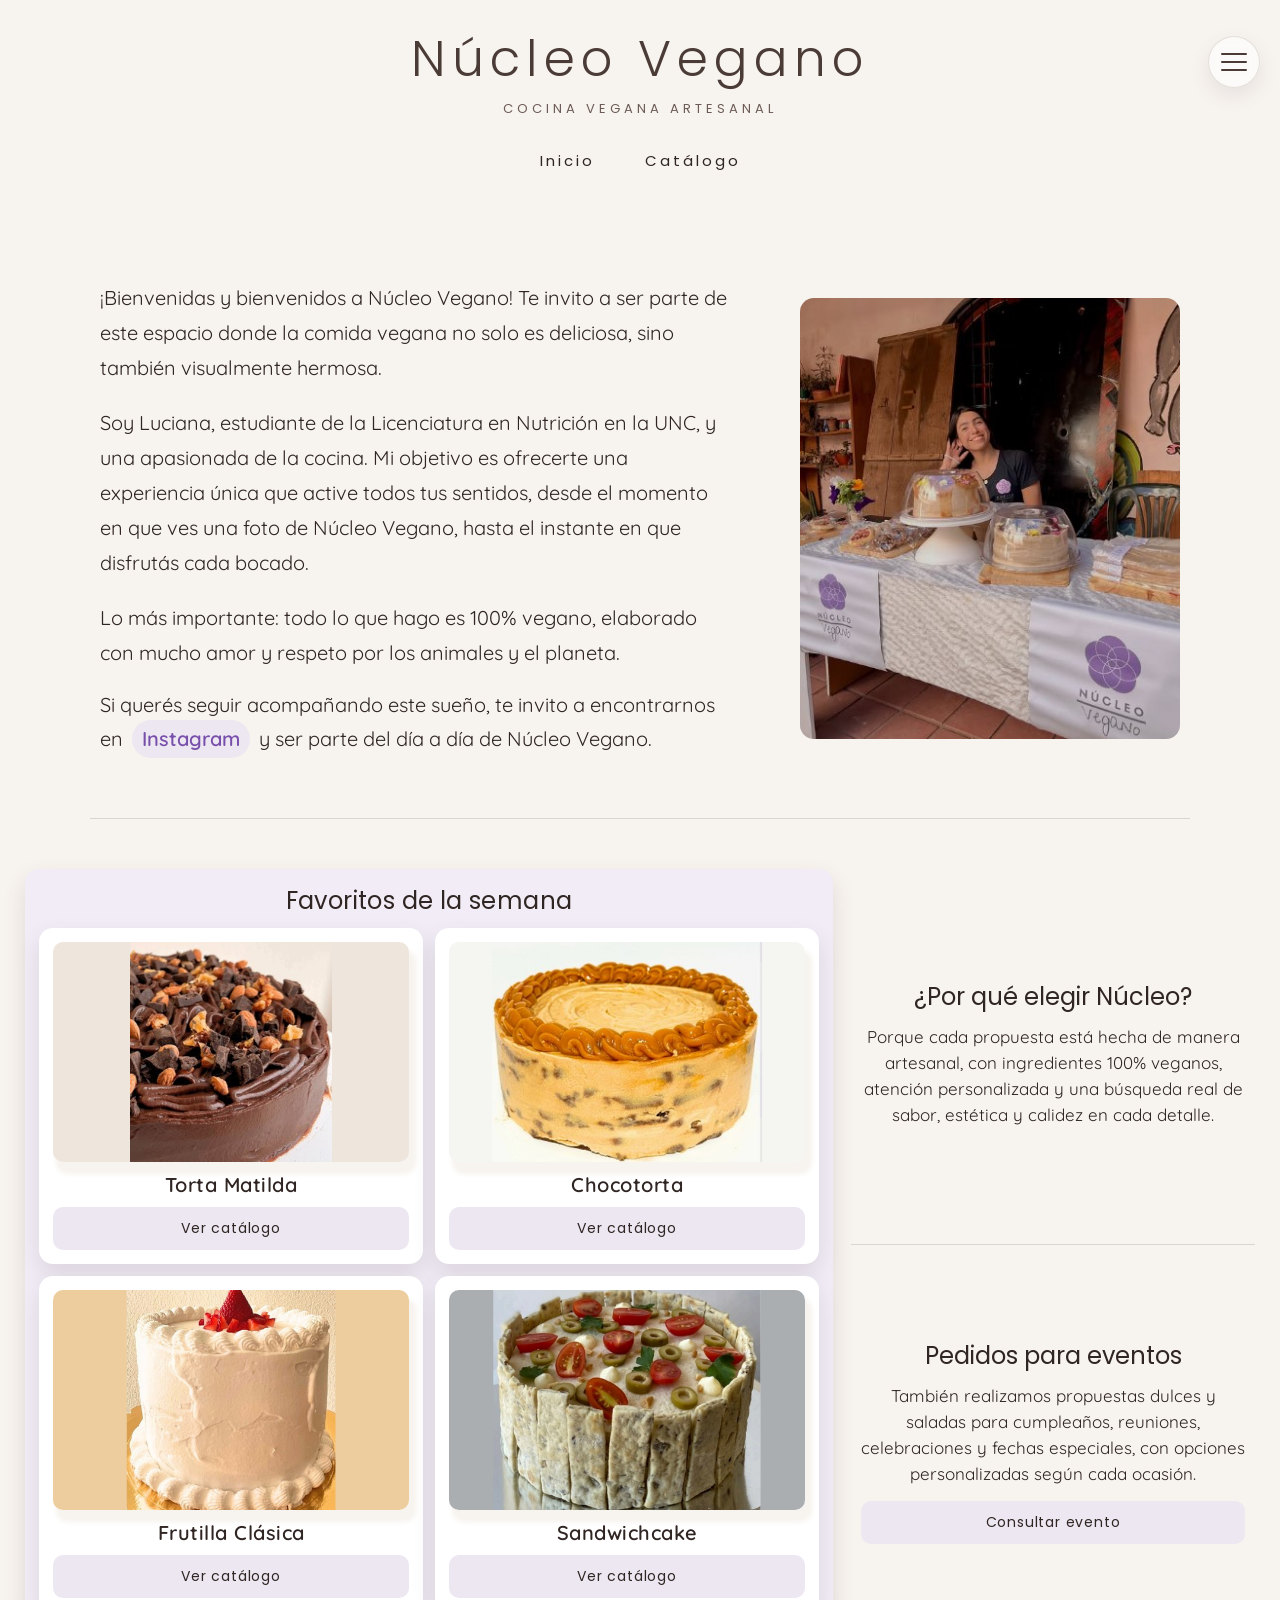
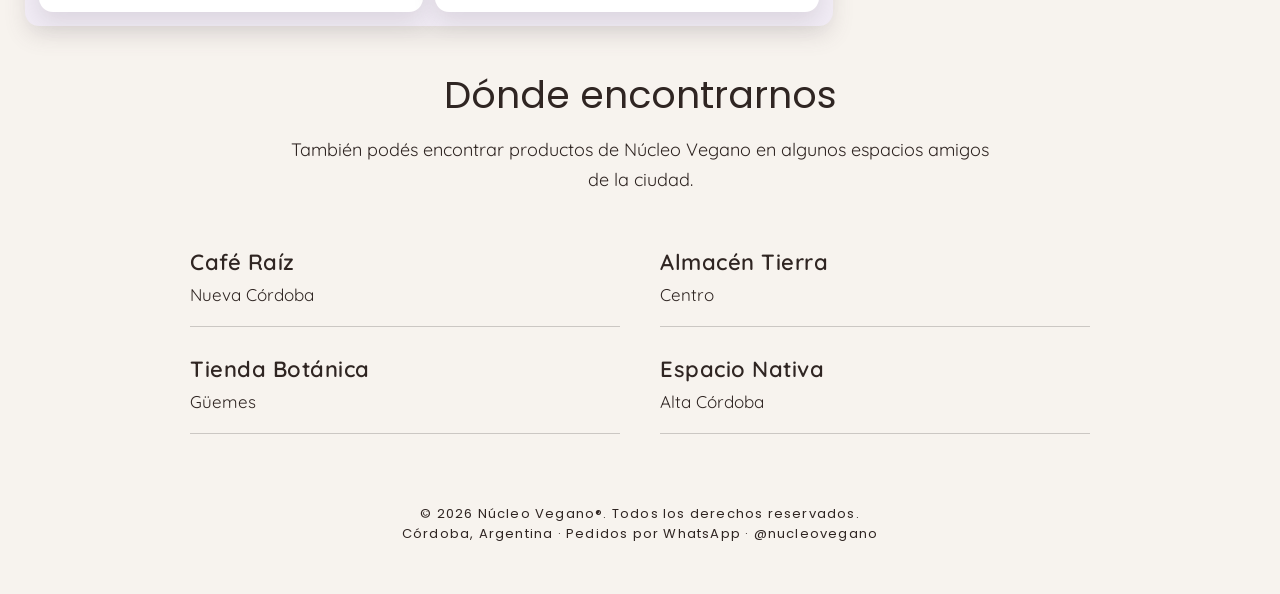
<file: index.html>
<!DOCTYPE html>
<html lang="es">
<head>
    <meta charset="UTF-8">
    <meta name="viewport" content="width=device-width, initial-scale=1.0">
    <title>Núcleo Vegano | Cocina vegana artesanal en Córdoba</title>
    <meta name="description" content="Núcleo Vegano es un emprendimiento de cocina vegana artesanal en Córdoba, con propuestas dulces y saladas, pedidos personalizados y opciones para eventos.">

    <link rel="stylesheet" href="css/style.css">
    <link rel="icon" href="images/favicon.png" type="image/png">

    <link rel="preconnect" href="https://fonts.googleapis.com">
    <link rel="preconnect" href="https://fonts.gstatic.com" crossorigin>
    <link
        href="https://fonts.googleapis.com/css2?family=Poppins:wght@100;300;400;500;600&family=Quicksand:wght@300..700&display=swap"
        rel="stylesheet"
    >
</head>
<body>

    <header class="site-header">
        <div class="site-header-inner">

            <div class="branding">
                <h1 class="logo-titulo">Núcleo Vegano</h1>
                <p class="logo-subtitulo">Cocina vegana artesanal</p>
            </div>

            <button class="hamburguesa" aria-label="Abrir menú" type="button">
                <span></span>
                <span></span>
                <span></span>
            </button>

            <nav class="menu-desplegable menu-home">
                <ul>
                    <li><a href="#quienes-somos">¿Quiénes somos?</a></li>
                    <li><a href="#pedidos-eventos">Pedidos y eventos</a></li>
                    <li><a href="#donde-encontrarnos">¿Dónde encontrarnos?</a></li>
                </ul>
            </nav>

            <nav class="main-nav">
                <ul>
                    <li><a href="index.html">Inicio</a></li>
                    <li><a href="catalogo.html">Catálogo</a></li>
                </ul>
            </nav>
        </div>
    </header>

    <main>
        <section id="quienes-somos" class="presentacion">
            <div class="p-presentacion">
                <p>
                    ¡Bienvenidas y bienvenidos a Núcleo Vegano!
                    Te invito a ser parte de este espacio donde la comida vegana no solo es deliciosa,
                    sino también visualmente hermosa.
                </p>

                <p>
                    Soy Luciana, estudiante de la Licenciatura en Nutrición en la UNC, y una apasionada de la cocina.
                    Mi objetivo es ofrecerte una experiencia única que active todos tus sentidos, desde el momento en
                    que ves una foto de Núcleo Vegano, hasta el instante en que disfrutás cada bocado.
                </p>

                <p>
                    Lo más importante: todo lo que hago es 100% vegano, elaborado con mucho amor y respeto por los
                    animales y el planeta.
                </p>

                <p class="cierre-presentacion">
                    Si querés seguir acompañando este sueño, te invito a encontrarnos en
                    <a href="https://www.instagram.com/nucleovegano/" target="_blank" rel="noopener noreferrer">Instagram</a>
                    y ser parte del día a día de Núcleo Vegano.
                </p>
            </div>

            <img
                src="images/presentacion.jpg"
                alt="Imagen de presentación de Núcleo Vegano"
                class="img-presentacion"
            >
        </section>

        <section id="pedidos-eventos" class="favoritos-home">
            <div class="bloque-favoritos">
                <h2 class="section-title titulo-favoritos">Favoritos de la semana</h2>

                <div class="favoritos-grid">
                    <article class="favorito-card">
                        <img src="images/catalogo/matilda-fav.jpg" alt="Torta Matilda">
                        <h3>Torta Matilda</h3>
                        <a href="catalogo.html" class="boton-links">Ver catálogo</a>
                    </article>

                    <article class="favorito-card">
                        <img src="images/catalogo/chocotorta-fav.jpg" alt="Chocotorta">
                        <h3>Chocotorta</h3>
                        <a href="catalogo.html" class="boton-links">Ver catálogo</a>
                    </article>

                    <article class="favorito-card">
                        <img src="images/catalogo/torta-frutillas-fav.jpg" alt="Frutilla Clásica">
                        <h3>Frutilla Clásica</h3>
                        <a href="catalogo.html" class="boton-links">Ver catálogo</a>
                    </article>

                    <article class="favorito-card">
                        <img src="images/catalogo/sandwichcake-fav.jpg" alt="Sandwichcake">
                        <h3>Sandwichcake</h3>
                        <a href="catalogo.html" class="boton-links">Ver catálogo</a>
                    </article>
                </div>
            </div>

            <div class="columna-info">
                <div class="porque-nucleo">
                    <h2 class="section-title">¿Por qué elegir Núcleo?</h2>
                    <p>
                        Porque cada propuesta está hecha de manera artesanal, con ingredientes 100% veganos,
                        atención personalizada y una búsqueda real de sabor, estética y calidez en cada detalle.
                    </p>
                </div>

                <div class="eventos-nucleo">
                    <h2 class="section-title">Pedidos para eventos</h2>
                    <p>
                        También realizamos propuestas dulces y saladas para cumpleaños, reuniones, celebraciones
                        y fechas especiales, con opciones personalizadas según cada ocasión.
                    </p>
                    <a
                        href="https://wa.me/5492966679479?text=Hola%20quiero%20consultar%20por%20un%20pedido%20para%20evento"
                        target="_blank"
                        rel="noopener noreferrer"
                        class="boton-links"
                    >
                        Consultar evento
                    </a>
                </div>
            </div>
        </section>

        <section id="donde-encontrarnos" class="donde-encontrarnos">
            <h2 class="section-title">Dónde encontrarnos</h2>
            <p class="intro-locales">
                También podés encontrar productos de Núcleo Vegano en algunos espacios amigos de la ciudad.
            </p>

            <div class="lista-locales">
                <article class="item-local">
                    <h3>Café Raíz</h3>
                    <p>Nueva Córdoba</p>
                </article>

                <article class="item-local">
                    <h3>Almacén Tierra</h3>
                    <p>Centro</p>
                </article>

                <article class="item-local">
                    <h3>Tienda Botánica</h3>
                    <p>Güemes</p>
                </article>

                <article class="item-local">
                    <h3>Espacio Nativa</h3>
                    <p>Alta Córdoba</p>
                </article>
            </div>
        </section>
    </main>

    <footer class="site-footer">
        <p>© 2026 Núcleo Vegano®. Todos los derechos reservados.</p>
        <p>Córdoba, Argentina · Pedidos por WhatsApp · @nucleovegano</p>
    </footer>

<script>
document.addEventListener("DOMContentLoaded", function () {
    const hamburguesa = document.querySelector(".hamburguesa");
    const menu = document.querySelector(".menu-desplegable");
    const linksMenu = document.querySelectorAll(".menu-desplegable a");

    if (!hamburguesa || !menu) return;

    hamburguesa.addEventListener("click", function (e) {
        e.stopPropagation();
        hamburguesa.classList.toggle("activo");
        menu.classList.toggle("abierto");
    });

    menu.addEventListener("click", function (e) {
        e.stopPropagation();
    });

    document.addEventListener("click", function () {
        hamburguesa.classList.remove("activo");
        menu.classList.remove("abierto");
    });

    linksMenu.forEach(link => {
        link.addEventListener("click", function () {
            hamburguesa.classList.remove("activo");
            menu.classList.remove("abierto");
        });
    });
});
</script>

</body>
</html>
</file>
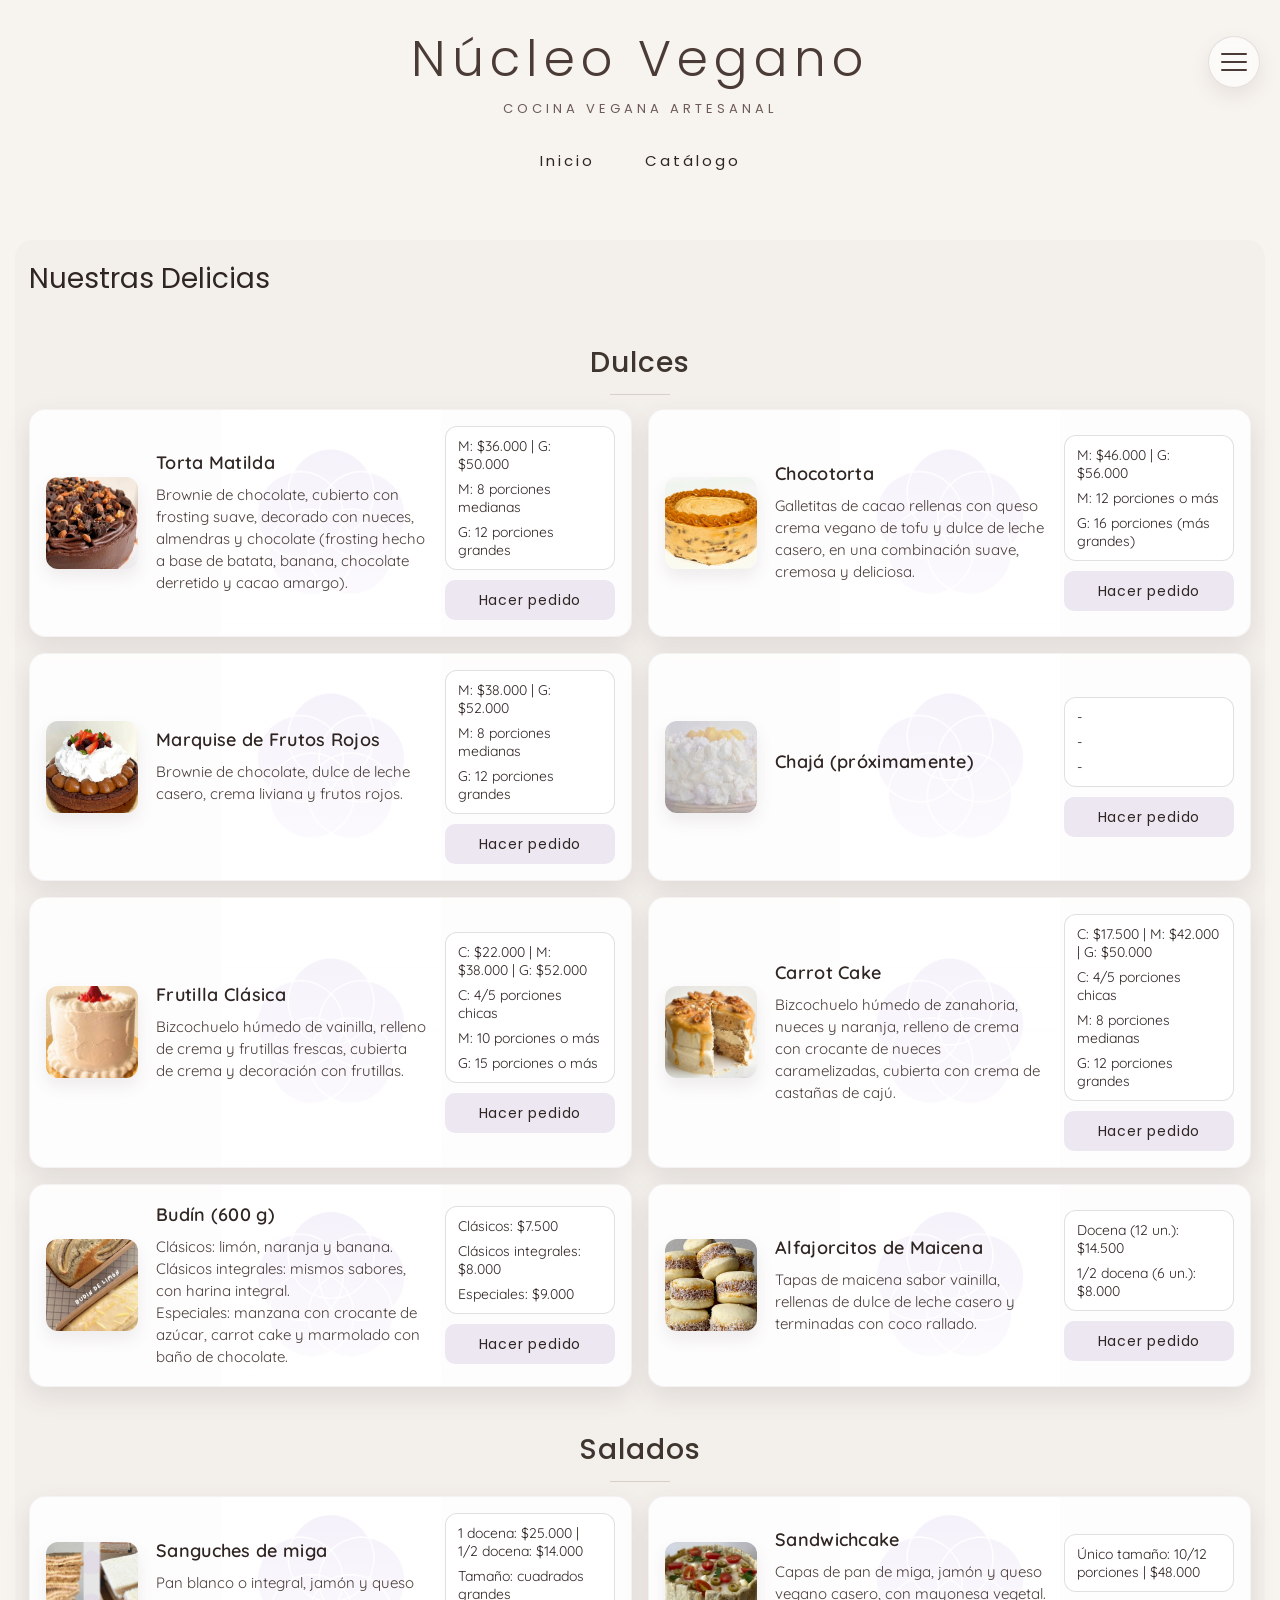
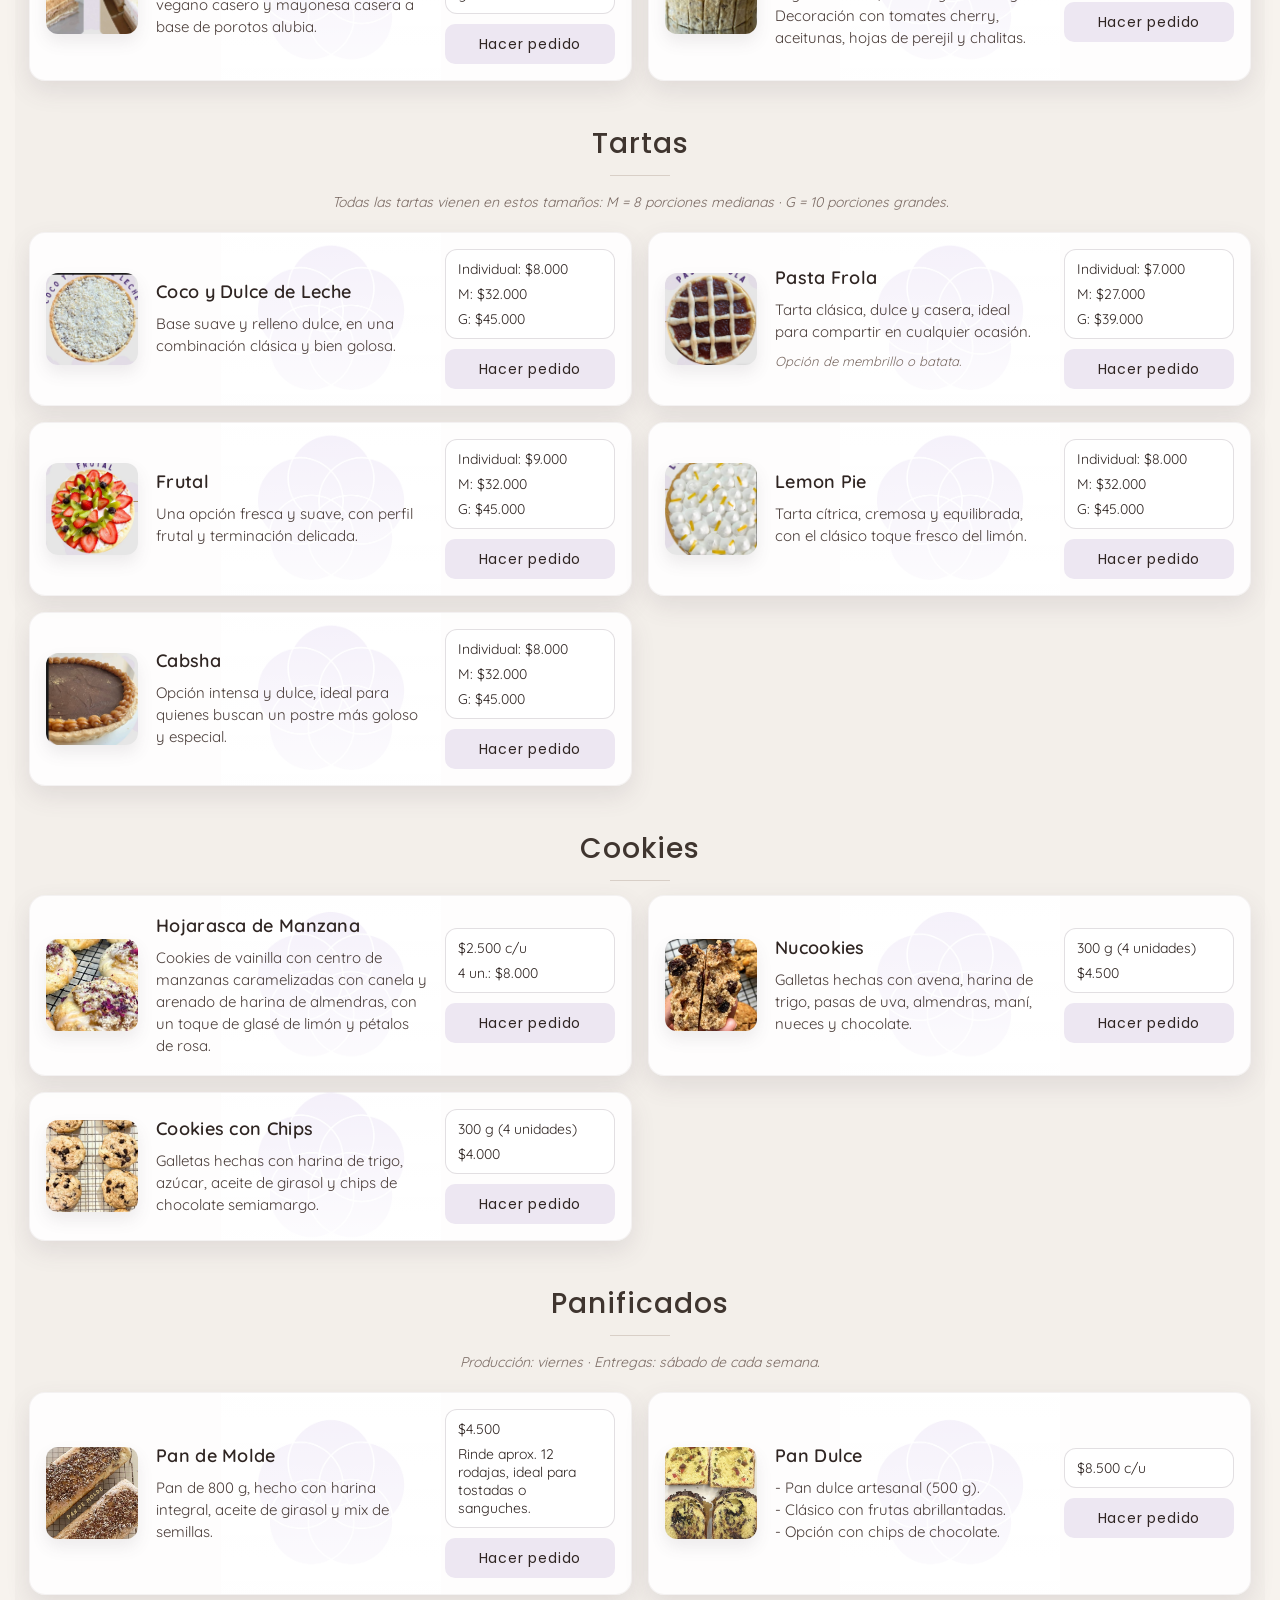
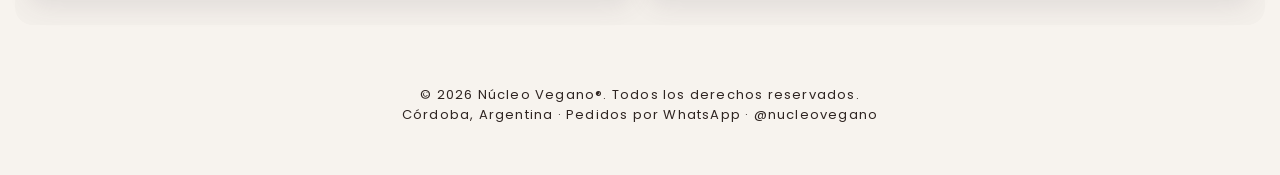
<file: catalogo.html>
<!DOCTYPE html>
<html lang="es">
<head>
    <meta charset="UTF-8">
    <meta name="viewport" content="width=device-width, initial-scale=1.0">
    <title>Catálogo de tortas y productos veganos en Córdoba | Núcleo Vegano</title>
    <meta name="description" content="Explorá el catálogo de Núcleo Vegano en Córdoba: tortas veganas, opciones dulces y saladas, pedidos especiales y propuestas artesanales para disfrutar y compartir.">

    <link rel="stylesheet" href="css/style.css">
    <link rel="icon" href="images/favicon.png" type="image/png">

    <link rel="preconnect" href="https://fonts.googleapis.com">
    <link rel="preconnect" href="https://fonts.gstatic.com" crossorigin>
    <link
        href="https://fonts.googleapis.com/css2?family=Poppins:wght@100;300;400;500;600&family=Quicksand:wght@300..700&display=swap"
        rel="stylesheet"
    >
</head>
<body>

    <header class="site-header">
        <div class="site-header-inner">

            <div class="branding">
                <h1 class="logo-titulo">Núcleo Vegano</h1>
                <p class="logo-subtitulo">Cocina vegana artesanal</p>
            </div>

            <button class="hamburguesa" aria-label="Abrir menú" type="button">
                <span></span>
                <span></span>
                <span></span>
            </button>   

            <nav class="menu-desplegable menu-catalogo">
                <ul>
                    <li><a href="#dulces">Dulces</a></li>
                    <li><a href="#salados">Salados</a></li>
                    <li><a href="#tartas">Tartas</a></li>
                    <li><a href="#cookies">Cookies</a></li>
                    <li><a href="#panificados">Panificados</a></li>
                </ul>
            </nav>

            <nav class="main-nav">
                <ul>
                    <li><a href="index.html">Inicio</a></li>
                    <li><a href="catalogo.html">Catálogo</a></li>
                </ul>
            </nav>
        </div>
    </header>

    <main>
        <section id="catalogo" class="catalogo-section">
            <h2 class="section-title catalogo-titulo">Nuestras Delicias</h2>

            <h3 id="dulces" class="subtitulos-catalogo">Dulces</h3>

            <div class="contenedor-catalogo">
                <article class="contenedor-individual">
                    <img src="images/catalogo/matilda.jpg" alt="Torta Matilda" class="imagenes-catalogo">

                    <div class="contenedor-central">
                        <h3>Torta Matilda</h3>
                        <p class="descripcion-producto">
                            Brownie de chocolate, cubierto con frosting suave, decorado con nueces, almendras y
                            chocolate (frosting hecho a base de batata, banana, chocolate derretido y cacao amargo).
                        </p>
                    </div>

                    <div class="contenedor-derecha">
                        <div class="contenedor-precios">
                            <p>M: $36.000 | G: $50.000</p>
                            <p>M: 8 porciones medianas</p>
                            <p>G: 12 porciones grandes</p>
                        </div>

                        <a href="https://wa.me/5492966679479?text=Hola%20quiero%20una%20Torta%20Matilda" target="_blank" rel="noopener noreferrer" class="boton-links">
                            Hacer pedido
                        </a>
                    </div>
                </article>

                <article class="contenedor-individual">
                    <img src="images/catalogo/chocotorta.jpg" alt="Chocotorta" class="imagenes-catalogo">

                    <div class="contenedor-central">
                        <h3>Chocotorta</h3>
                        <p class="descripcion-producto">
                            Galletitas de cacao rellenas con queso crema vegano de tofu y dulce de leche casero, en una combinación suave, cremosa y deliciosa.
                        </p>
                    </div>

                    <div class="contenedor-derecha">
                        <div class="contenedor-precios">
                            <p>M: $46.000 | G: $56.000</p>
                            <p>M: 12 porciones o más</p>
                            <p>G: 16 porciones (más grandes)</p>
                        </div>

                        <a href="https://wa.me/5492966679479?text=Hola%20quiero%20una%20chocotorta" target="_blank" rel="noopener noreferrer" class="boton-links">
                            Hacer pedido
                        </a>
                    </div>
                </article>

                <article class="contenedor-individual">
                    <img src="images/catalogo/marquise.jpg" alt="Marquise de frutos rojos" class="imagenes-catalogo">

                    <div class="contenedor-central">
                        <h3>Marquise de Frutos Rojos</h3>
                        <p class="descripcion-producto">
                            Brownie de chocolate, dulce de leche casero, crema liviana y frutos rojos.
                        </p>
                    </div>

                    <div class="contenedor-derecha">
                        <div class="contenedor-precios">
                            <p>M: $38.000 | G: $52.000</p>
                            <p>M: 8 porciones medianas</p>
                            <p>G: 12 porciones grandes</p>
                        </div>

                        <a href="https://wa.me/5492966679479?text=Hola%20quiero%20hacer%20un%20pedido" target="_blank" rel="noopener noreferrer" class="boton-links">
                            Hacer pedido
                        </a>
                    </div>
                </article>

                <article class="contenedor-individual">
                    <img src="images/catalogo/chaja.jpg" alt="Chajá" class="imagenes-catalogo">

                    <div class="contenedor-central">
                        <h3>Chajá (próximamente)</h3>
                        <p class="descripcion-producto"></p>
                    </div>

                    <div class="contenedor-derecha">
                        <div class="contenedor-precios">
                            <p>-</p>
                            <p>-</p>
                            <p>-</p>
                        </div>

                        <a href="https://wa.me/5492966679479?text=Hola%20quiero%20hacer%20un%20pedido" target="_blank" rel="noopener noreferrer" class="boton-links">
                            Hacer pedido
                        </a>
                    </div>
                </article>

                <article class="contenedor-individual">
                    <img src="images/catalogo/torta-frutillas.jpg" alt="Frutilla Clásica" class="imagenes-catalogo">

                    <div class="contenedor-central">
                        <h3>Frutilla Clásica</h3>
                        <p class="descripcion-producto">
                            Bizcochuelo húmedo de vainilla, relleno de crema y frutillas frescas, cubierta de crema y
                            decoración con frutillas.
                        </p>
                    </div>

                    <div class="contenedor-derecha">
                        <div class="contenedor-precios">
                            <p>C: $22.000 | M: $38.000 | G: $52.000</p>
                            <p>C: 4/5 porciones chicas</p>
                            <p>M: 10 porciones o más</p>
                            <p>G: 15 porciones o más</p>
                        </div>

                        <a href="https://wa.me/5492966679479?text=Hola%20quiero%20hacer%20un%20pedido" target="_blank" rel="noopener noreferrer" class="boton-links">
                            Hacer pedido
                        </a>
                    </div>
                </article>

                <article class="contenedor-individual">
                    <img src="images/catalogo/carrot-cake.jpg" alt="Carrot Cake" class="imagenes-catalogo">

                    <div class="contenedor-central">
                        <h3>Carrot Cake</h3>
                        <p class="descripcion-producto">
                            Bizcochuelo húmedo de zanahoria, nueces y naranja, relleno de crema con crocante de nueces
                            caramelizadas, cubierta con crema de castañas de cajú.
                        </p>
                    </div>

                    <div class="contenedor-derecha">
                        <div class="contenedor-precios">
                            <p>C: $17.500 | M: $42.000 | G: $50.000</p>
                            <p>C: 4/5 porciones chicas</p>
                            <p>M: 8 porciones medianas</p>
                            <p>G: 12 porciones grandes</p>
                        </div>

                        <a href="https://wa.me/5492966679479?text=Hola%20quiero%20hacer%20un%20pedido" target="_blank" rel="noopener noreferrer" class="boton-links">
                            Hacer pedido
                        </a>
                    </div>
                </article>

                <article class="contenedor-individual">
                    <img src="images/catalogo/budines.jpg" alt="Budín" class="imagenes-catalogo">

                    <div class="contenedor-central">
                        <h3>Budín (600 g)</h3>
                        <p class="descripcion-producto">
                            Clásicos: limón, naranja y banana. <br>
                            Clásicos integrales: mismos sabores, con harina integral. <br>
                            Especiales: manzana con crocante de azúcar, carrot cake y marmolado con baño de chocolate.
                        </p>
                    </div>

                    <div class="contenedor-derecha">
                        <div class="contenedor-precios">
                            <p>Clásicos: $7.500</p>
                            <p>Clásicos integrales: $8.000</p>
                            <p>Especiales: $9.000</p>
                        </div>

                        <a href="https://wa.me/5492966679479?text=Hola%20quiero%20pedir%20un%20bud%C3%ADn" target="_blank" rel="noopener noreferrer" class="boton-links">
                            Hacer pedido
                        </a>
                    </div>
                </article>

                <article class="contenedor-individual">
                    <img src="images/catalogo/alfajorcitos-maicena.jpg" alt="Alfajorcitos de maicena" class="imagenes-catalogo">

                    <div class="contenedor-central">
                        <h3>Alfajorcitos de Maicena</h3>
                        <p class="descripcion-producto">
                            Tapas de maicena sabor vainilla, rellenas de dulce de leche casero y terminadas con coco rallado.
                        </p>
                    </div>

                    <div class="contenedor-derecha">
                        <div class="contenedor-precios">
                            <p>Docena (12 un.): $14.500</p>
                            <p>1/2 docena (6 un.): $8.000</p>
                        </div>

                        <a href="https://wa.me/5492966679479?text=Hola%20quiero%20pedir%20alfajorcitos%20de%20maicena" target="_blank" rel="noopener noreferrer" class="boton-links">
                            Hacer pedido
                        </a>
                    </div>
                </article>
            </div>

            <h3 id="salados" class="subtitulos-catalogo">Salados</h3>

            <div class="contenedor-catalogo">
                <article class="contenedor-individual">
                    <img src="images/catalogo/sanguches.jpg" alt="Sanguches de miga" class="imagenes-catalogo">

                    <div class="contenedor-central">
                        <h3>Sanguches de miga</h3>
                        <p class="descripcion-producto">
                            Pan blanco o integral, jamón y queso vegano casero y mayonesa casera a base de porotos alubia.
                        </p>
                    </div>

                    <div class="contenedor-derecha">
                        <div class="contenedor-precios">
                            <p>1 docena: $25.000 | 1/2 docena: $14.000</p>
                            <p>Tamaño: cuadrados grandes</p>
                        </div>

                        <a href="https://wa.me/5492966679479?text=Hola%20quiero%20hacer%20un%20pedido" target="_blank" rel="noopener noreferrer" class="boton-links">
                            Hacer pedido
                        </a>
                    </div>
                </article>

                <article class="contenedor-individual">
                    <img src="images/catalogo/sandwichcake.jpg" alt="Sandwichcake" class="imagenes-catalogo">

                    <div class="contenedor-central">
                        <h3>Sandwichcake</h3>
                        <p class="descripcion-producto">
                            Capas de pan de miga, jamón y queso vegano casero, con mayonesa vegetal. Decoración con tomates cherry, aceitunas, hojas de perejil y chalitas.
                        </p>
                    </div>

                    <div class="contenedor-derecha">
                        <div class="contenedor-precios">
                            <p>Único tamaño: 10/12 porciones | $48.000</p>
                        </div>

                        <a href="https://wa.me/5492966679479?text=Hola%20quiero%20hacer%20un%20pedido" target="_blank" rel="noopener noreferrer" class="boton-links">
                            Hacer pedido
                        </a>
                    </div>
                </article>
            </div>

            <h3 id="tartas" class="subtitulos-catalogo">Tartas</h3>
            <p class="nota-categoria">
                Todas las tartas vienen en estos tamaños: M = 8 porciones medianas · G = 10 porciones grandes.
            </p>

            <div class="contenedor-catalogo">
                <article class="contenedor-individual">
                    <img src="images/catalogo/coco-dll.jpg" alt="Tarta Coco y Dulce de Leche" class="imagenes-catalogo">

                    <div class="contenedor-central">
                        <h3>Coco y Dulce de Leche</h3>
                        <p class="descripcion-producto">
                            Base suave y relleno dulce, en una combinación clásica y bien golosa.
                        </p>
                    </div>

                    <div class="contenedor-derecha">
                        <div class="contenedor-precios">
                            <p>Individual: $8.000</p>
                            <p>M: $32.000</p>
                            <p>G: $45.000</p>
                        </div>

                        <a href="https://wa.me/5492966679479?text=Hola%20quiero%20hacer%20un%20pedido" target="_blank" rel="noopener noreferrer" class="boton-links">
                            Hacer pedido
                        </a>
                    </div>
                </article>

                <article class="contenedor-individual">
                    <img src="images/catalogo/pasta-frola.jpg" alt="Pasta Frola" class="imagenes-catalogo">

                    <div class="contenedor-central">
                        <h3>Pasta Frola</h3>
                        <p class="descripcion-producto">
                            Tarta clásica, dulce y casera, ideal para compartir en cualquier ocasión.
                        </p>
                        <p class="nota-producto">Opción de membrillo o batata.</p>
                    </div>

                    <div class="contenedor-derecha">
                        <div class="contenedor-precios">
                            <p>Individual: $7.000</p>
                            <p>M: $27.000</p>
                            <p>G: $39.000</p>
                        </div>

                        <a href="https://wa.me/5492966679479?text=Hola%20quiero%20hacer%20un%20pedido" target="_blank" rel="noopener noreferrer" class="boton-links">
                            Hacer pedido
                        </a>
                    </div>
                </article>

                <article class="contenedor-individual">
                    <img src="images/catalogo/frutal.jpg" alt="Tarta Frutal" class="imagenes-catalogo">

                    <div class="contenedor-central">
                        <h3>Frutal</h3>
                        <p class="descripcion-producto">
                            Una opción fresca y suave, con perfil frutal y terminación delicada.
                        </p>
                    </div>

                    <div class="contenedor-derecha">
                        <div class="contenedor-precios">
                            <p>Individual: $9.000</p>
                            <p>M: $32.000</p>
                            <p>G: $45.000</p>
                        </div>

                        <a href="https://wa.me/5492966679479?text=Hola%20quiero%20hacer%20un%20pedido" target="_blank" rel="noopener noreferrer" class="boton-links">
                            Hacer pedido
                        </a>
                    </div>
                </article>

                <article class="contenedor-individual">
                    <img src="images/catalogo/lemon-pie.jpg" alt="Lemon Pie" class="imagenes-catalogo">

                    <div class="contenedor-central">
                        <h3>Lemon Pie</h3>
                        <p class="descripcion-producto">
                            Tarta cítrica, cremosa y equilibrada, con el clásico toque fresco del limón.
                        </p>
                    </div>

                    <div class="contenedor-derecha">
                        <div class="contenedor-precios">
                            <p>Individual: $8.000</p>
                            <p>M: $32.000</p>
                            <p>G: $45.000</p>
                        </div>

                        <a href="https://wa.me/5492966679479?text=Hola%20quiero%20hacer%20un%20pedido" target="_blank" rel="noopener noreferrer" class="boton-links">
                            Hacer pedido
                        </a>
                    </div>
                </article>

                <article class="contenedor-individual">
                    <img src="images/catalogo/cabsha.jpg" alt="Cabsha" class="imagenes-catalogo">

                    <div class="contenedor-central">
                        <h3>Cabsha</h3>
                        <p class="descripcion-producto">
                            Opción intensa y dulce, ideal para quienes buscan un postre más goloso y especial.
                        </p>
                    </div>

                    <div class="contenedor-derecha">
                        <div class="contenedor-precios">
                            <p>Individual: $8.000</p>
                            <p>M: $32.000</p>
                            <p>G: $45.000</p>
                        </div>

                        <a href="https://wa.me/5492966679479?text=Hola%20quiero%20hacer%20un%20pedido" target="_blank" rel="noopener noreferrer" class="boton-links">
                            Hacer pedido
                        </a>
                    </div>
                </article>
            </div>

            <h3 id="cookies" class="subtitulos-catalogo">Cookies</h3>

            <div class="contenedor-catalogo">
                <article class="contenedor-individual">
                    <img src="images/catalogo/hojarascas.jpg" alt="Hojarasca de Manzana" class="imagenes-catalogo">

                    <div class="contenedor-central">
                        <h3>Hojarasca de Manzana</h3>
                        <p class="descripcion-producto">
                            Cookies de vainilla con centro de manzanas caramelizadas con canela y arenado de harina de almendras, con un toque de glasé de limón y pétalos de rosa.
                        </p>
                    </div>

                    <div class="contenedor-derecha">
                        <div class="contenedor-precios">
                            <p>$2.500 c/u</p>
                            <p>4 un.: $8.000</p>
                        </div>

                        <a href="https://wa.me/5492966679479?text=Hola%20quiero%20hacer%20un%20pedido" target="_blank" rel="noopener noreferrer" class="boton-links">
                            Hacer pedido
                        </a>
                    </div>
                </article>

                <article class="contenedor-individual">
                    <img src="images/catalogo/nucookies.jpg" alt="Nucookies" class="imagenes-catalogo">

                    <div class="contenedor-central">
                        <h3>Nucookies</h3>
                        <p class="descripcion-producto">
                            Galletas hechas con avena, harina de trigo, pasas de uva, almendras, maní, nueces y chocolate.
                        </p>
                    </div>

                    <div class="contenedor-derecha">
                        <div class="contenedor-precios">
                            <p>300 g (4 unidades)</p>
                            <p>$4.500</p>
                        </div>

                        <a href="https://wa.me/5492966679479?text=Hola%20quiero%20hacer%20un%20pedido" target="_blank" rel="noopener noreferrer" class="boton-links">
                            Hacer pedido
                        </a>
                    </div>
                </article>

                <article class="contenedor-individual">
                    <img src="images/catalogo/cookies-chips.jpg" alt="Cookies con chips" class="imagenes-catalogo">

                    <div class="contenedor-central">
                        <h3>Cookies con Chips</h3>
                        <p class="descripcion-producto">
                            Galletas hechas con harina de trigo, azúcar, aceite de girasol y chips de chocolate semiamargo.
                        </p>
                    </div>

                    <div class="contenedor-derecha">
                        <div class="contenedor-precios">
                            <p>300 g (4 unidades)</p>
                            <p>$4.000</p>
                        </div>

                        <a href="https://wa.me/5492966679479?text=Hola%20quiero%20hacer%20un%20pedido" target="_blank" rel="noopener noreferrer" class="boton-links">
                            Hacer pedido
                        </a>
                    </div>
                </article>
            </div>

            <h3 id="panificados" class="subtitulos-catalogo">Panificados</h3>
            <p class="nota-categoria">Producción: viernes · Entregas: sábado de cada semana.</p>

            <div class="contenedor-catalogo">
                <article class="contenedor-individual">
                    <img src="images/catalogo/pan-molde.jpg" alt="Pan de molde" class="imagenes-catalogo">

                    <div class="contenedor-central">
                        <h3>Pan de Molde</h3>
                        <p class="descripcion-producto">
                            Pan de 800 g, hecho con harina integral, aceite de girasol y mix de semillas.
                        </p>
                    </div>

                    <div class="contenedor-derecha">
                        <div class="contenedor-precios">
                            <p>$4.500</p>
                            <p>Rinde aprox. 12 rodajas, ideal para tostadas o sanguches.</p>
                        </div>

                        <a href="https://wa.me/5492966679479?text=Hola%20quiero%20hacer%20un%20pedido" target="_blank" rel="noopener noreferrer" class="boton-links">
                            Hacer pedido
                        </a>
                    </div>
                </article>

                <article class="contenedor-individual">
                    <img src="images/catalogo/pan-dulce.jpg" alt="Pan dulce artesanal" class="imagenes-catalogo">

                    <div class="contenedor-central">
                        <h3>Pan Dulce</h3>
                        <p class="descripcion-producto">
                            - Pan dulce artesanal (500 g).<br>
                            - Clásico con frutas abrillantadas.<br>
                            - Opción con chips de chocolate.
                        </p>
                    </div>

                    <div class="contenedor-derecha">
                        <div class="contenedor-precios">
                            <p>$8.500 c/u</p>
                        </div>

                        <a href="https://wa.me/5492966679479?text=Hola%20quiero%20hacer%20un%20pedido" target="_blank" rel="noopener noreferrer" class="boton-links">
                            Hacer pedido
                        </a>
                    </div>
                </article>
            </div>
        </section>
    </main>

    <footer class="site-footer">
        <p>© 2026 Núcleo Vegano®. Todos los derechos reservados.</p>
        <p>Córdoba, Argentina · Pedidos por WhatsApp · @nucleovegano</p>
    </footer>

<script>
document.addEventListener("DOMContentLoaded", function () {
    const hamburguesa = document.querySelector(".hamburguesa");
    const menu = document.querySelector(".menu-desplegable");
    const linksMenu = document.querySelectorAll(".menu-desplegable a");

    if (!hamburguesa || !menu) return;

    hamburguesa.addEventListener("click", function (e) {
        e.stopPropagation();
        hamburguesa.classList.toggle("activo");
        menu.classList.toggle("abierto");
    });

    menu.addEventListener("click", function (e) {
        e.stopPropagation();
    });

    document.addEventListener("click", function () {
        hamburguesa.classList.remove("activo");
        menu.classList.remove("abierto");
    });

    linksMenu.forEach(link => {
        link.addEventListener("click", function () {
            hamburguesa.classList.remove("activo");
            menu.classList.remove("abierto");
        });
    });
});
</script>

</body>
</html>
</file>
<file: css/style.css>
/* =========================
   GENERALES
========================= */
html {
    scroll-behavior: smooth;
}

body {
    margin: 0;
    padding: 0;
    background-color: #F7F3EE;
    color: #2F2522;
}

main {
    padding-top: 40px;
}

img {
    display: block;
    max-width: 100%;
}

ul {
    margin: 0;
    padding: 0;
    list-style: none;
}

.section-title {
    margin: 0 0 20px 0;
    font-family: "Poppins", sans-serif;
    font-size: 38px;
    font-weight: 400;
    color: #2F2522;
    transition: color 0.35s ease, letter-spacing 0.35s ease;
}

.section-title:hover {
    color: #7850AB;
    letter-spacing: 1px;
}

h3 {
    margin: 0 0 8px 0;
    color: #2F2522;
    font-family: "Quicksand", sans-serif;
    font-weight: 600;
    letter-spacing: 0.5px;
}

/* =========================
   HEADER
========================= */
.site-header {
    width: 100%;
    padding: 32px 20px 20px;
    box-sizing: border-box;
    background-color: #F7F3EE;
}

.site-header-inner {
    position: relative;
    max-width: 1250px;
    margin: 0 auto;
}

.branding {
    text-align: center;
}

.logo-titulo {
    margin: 0;
    padding: 0;
    font-family: "Poppins", sans-serif;
    font-size: 50px;
    font-weight: 300;
    line-height: 1.1;
    letter-spacing: 6px;
    color: #4B3B36;
    transition: color 0.3s ease, transform 0.3s ease;
}

.logo-titulo:hover {
    color: #7850AB;
    transform: scale(1.02);
}

.logo-subtitulo {
    margin: 14px 0 0 0;
    padding: 0;
    text-align: center;
    font-family: "Poppins", sans-serif;
    font-size: 13px;
    font-weight: 400;
    line-height: 1.2;
    letter-spacing: 4px;
    text-transform: uppercase;
    color: #6C5B56;
    transition: color 0.3s ease, transform 0.3s ease;
}

.logo-subtitulo:hover {
    color: #7850AB;
    transform: scale(1.02);
}

/* =========================
   NAV
========================= */
.main-nav {
    margin-top: 24px;
}

.main-nav ul {
    display: flex;
    justify-content: center;
    align-items: center;
    gap: 22px;
    flex-wrap: wrap;
}

.main-nav li {
    margin: 0;
    padding: 0;
}

.main-nav a {
    display: inline-block;
    padding: 8px 14px;
    font-family: "Poppins", sans-serif;
    font-size: 15px;
    font-weight: 400;
    letter-spacing: 3px;
    text-decoration: none;
    color: #2F2522;
    transition: color 0.3s ease, transform 0.3s ease;
}

.main-nav a:hover {
    color: #7850AB;
    transform: translateY(-2px);
}

/* =========================
   MENÚ HAMBURGUESA
========================= */
.hamburguesa {
    position: absolute;
    top: 4px;
    right: 0;
    display: flex;
    flex-direction: column;
    justify-content: center;
    gap: 6px;
    width: 52px;
    height: 52px;
    padding: 12px;
    box-sizing: border-box;
    cursor: pointer;
    border: 1px solid rgba(122, 103, 91, 0.18);
    border-radius: 999px;
    background-color: rgba(255, 255, 255, 0.6);
    backdrop-filter: blur(6px);
    box-shadow: 0 8px 20px rgba(92, 77, 92, 0.10);
    transition: background-color 0.3s ease, transform 0.3s ease, box-shadow 0.3s ease;
    z-index: 30;
}

.hamburguesa:hover {
    background-color: rgba(241, 236, 245, 0.95);
    transform: translateY(-1px);
    box-shadow: 0 12px 24px rgba(92, 77, 92, 0.14);
}

.hamburguesa span {
    display: block;
    width: 100%;
    height: 2px;
    border-radius: 999px;
    background-color: #4B3B36;
    transform-origin: center;
    transition: transform 0.3s ease, opacity 0.3s ease, background-color 0.3s ease;
}

.menu-desplegable {
    position: absolute;
    top: 68px;
    right: 0;
    width: 250px;
    padding: 16px;
    box-sizing: border-box;
    background-color: rgba(255, 251, 248, 0.96);
    border: 1px solid rgba(122, 103, 91, 0.14);
    border-radius: 18px;
    box-shadow: 0 18px 35px rgba(92, 77, 92, 0.14);
    opacity: 0;
    visibility: hidden;
    transform: translateY(-10px);
    transition: opacity 0.3s ease, transform 0.3s ease, visibility 0.3s ease;
    z-index: 20;
}

.menu-desplegable ul {
    display: flex;
    flex-direction: column;
    gap: 8px;
}

.menu-desplegable a {
    display: block;
    padding: 12px 14px;
    border-radius: 12px;
    text-decoration: none;
    font-family: "Poppins", sans-serif;
    font-size: 14px;
    font-weight: 400;
    letter-spacing: 0.4px;
    color: #3F352F;
    transition: background-color 0.3s ease, color 0.3s ease, padding-left 0.3s ease;
}

.menu-desplegable a:hover {
    background-color: #F1ECF5;
    color: #7850AB;
    padding-left: 18px;
}

.menu-desplegable.abierto {
    opacity: 1;
    visibility: visible;
    transform: translateY(0);
}

.hamburguesa.activo span:nth-child(1) {
    transform: translateY(8px) rotate(45deg);
}

.hamburguesa.activo span:nth-child(2) {
    opacity: 0;
}

.hamburguesa.activo span:nth-child(3) {
    transform: translateY(-8px) rotate(-45deg);
}

/* =========================
   BOTONES GENERALES
========================= */
.boton-links {
    display: block;
    width: 100%;
    margin: 0;
    padding: 11px 12px;
    box-sizing: border-box;
    text-align: center;
    text-decoration: none;
    color: #2F2522;
    background-color: #EDE7F2;
    border-radius: 10px;
    font-family: "Poppins", sans-serif;
    font-size: 14px;
    letter-spacing: 0.8px;
    transition: background-color 0.3s ease, color 0.3s ease, transform 0.3s ease;
}

.boton-links:visited {
    color: #2F2522;
}

.boton-links:hover {
    background-color: #7850AB;
    color: white;
    transform: translateY(-2px);
}

.boton-links:active {
    transform: translateY(0);
}

/* =========================
   PRESENTACIÓN
========================= */
.presentacion {
    display: flex;
    justify-content: center;
    align-items: center;
    gap: 70px;
    max-width: 1100px;
    margin: 0 auto 50px auto;
    padding: 20px 10px 40px;
    box-sizing: border-box;
    border-bottom: 1px solid rgba(0, 0, 0, 0.12);
}

.p-presentacion {
    width: 60%;
    margin: 0;
    padding: 0;
    text-align: left;
    font-family: "Quicksand", sans-serif;
    font-size: 20px;
    font-weight: 400;
    line-height: 35px;
}

.img-presentacion {
    width: 40%;
    max-width: 380px;
    border-radius: 14px;
}

.cierre-presentacion {
    margin-top: 18px;
    font-size: 20px;
    line-height: 30px;
}

.cierre-presentacion a {
    display: inline-block;
    margin: 0 4px;
    padding: 4px 10px;
    background-color: #EDE7F2;
    color: #7850AB;
    text-decoration: none;
    border-radius: 999px;
    font-weight: 600;
    transition: background-color 0.3s ease, color 0.3s ease, transform 0.3s ease;
}

.cierre-presentacion a:hover {
    background-color: #7850AB;
    color: white;
    transform: translateY(-2px);
}

/* =========================
   HOME - FAVORITOS
========================= */
.favoritos-home {
    display: grid;
    grid-template-columns: 1.8fr 0.9fr;
    gap: 18px;
    max-width: 1250px;
    margin: 30px auto;
    padding: 0 10px;
    box-sizing: border-box;
    align-items: start;
}

.bloque-favoritos {
    display: flex;
    flex-direction: column;
    gap: 10px;
    padding: 14px;
    box-sizing: border-box;
    background-color: #F1ECF5;
    border-radius: 14px;
    box-shadow: 0 10px 22px rgba(92, 77, 92, 0.14);
}

.titulo-favoritos {
    margin: 0;
    text-align: center;
    font-size: 24px;
    font-weight: 400;
    letter-spacing: 0.4px;
}

.favoritos-grid {
    display: grid;
    grid-template-columns: repeat(2, 1fr);
    gap: 12px;
}

.favorito-card {
    display: flex;
    flex-direction: column;
    gap: 10px;
    padding: 14px;
    box-sizing: border-box;
    text-align: center;
    background-color: white;
    border-radius: 14px;
    box-shadow: 0 10px 22px rgba(92, 77, 92, 0.14);
}

.favorito-card img {
    width: 100%;
    height: 220px;
    object-fit: cover;
    object-position: center;
    border-radius: 10px;
    box-shadow: 5px 10px 5px 2px #F7F3EE;
}

.favorito-card h3 {
    margin: 0;
    text-align: center;
    font-size: 20px;
}

.columna-info {
    display: flex;
    flex-direction: column;
    justify-content: space-between;
    gap: 12px;
    height: 100%;
}

.porque-nucleo,
.eventos-nucleo {
    display: flex;
    flex: 1;
    flex-direction: column;
    justify-content: center;
    padding: 6px 10px;
}

.porque-nucleo {
    padding-bottom: 12px;
    border-bottom: 1px solid rgba(0, 0, 0, 0.12);
}

.porque-nucleo .section-title,
.eventos-nucleo .section-title {
    margin: 0 0 10px 0;
    text-align: center;
    font-size: 24px;
}

.porque-nucleo p,
.eventos-nucleo p {
    margin: 0;
    text-align: center;
    font-family: "Quicksand", sans-serif;
    font-size: 17px;
    font-weight: 400;
    line-height: 26px;
}

.eventos-nucleo p {
    margin-bottom: 14px;
}

/* =========================
   CATÁLOGO
========================= */
.catalogo-section {
    max-width: 1250px;
    margin: 0 auto 30px auto;
    padding: 18px 14px 30px;
    box-sizing: border-box;
    background-color: #F3EFEA;
    border-radius: 18px;
}

.catalogo-titulo {
    margin: 0 0 20px 0;
    text-align: left;
    font-size: 28px;
}

.subtitulos-catalogo {
    margin: 42px 0 14px 0;
    text-align: center;
    font-family: "Poppins", sans-serif;
    font-size: 28px;
    font-weight: 500;
    letter-spacing: 1px;
    color: #3F352F;
    position: relative;
}

.subtitulos-catalogo::after {
    content: "";
    display: block;
    width: 60px;
    height: 1px;
    margin: 10px auto 0;
    background-color: #D8CFC7;
}

.contenedor-catalogo {
    display: grid;
    grid-template-columns: repeat(2, 1fr);
    gap: 16px;
}

.contenedor-individual {
    display: flex;
    align-items: center;
    gap: 14px;
    width: 100%;
    padding: 16px;
    box-sizing: border-box;
    background-color: rgba(255, 255, 255, 0.88);
    background-image: linear-gradient(
            rgba(255, 255, 255, 0.82),
            rgba(255, 255, 255, 0.96)
        ),
        url(../images/logo-png.png);
    background-position: center;
    background-size: 220px;
    background-repeat: no-repeat;
    border: 1px solid rgba(123, 102, 118, 0.08);
    border-radius: 16px;
    box-shadow: 0 10px 24px rgba(92, 77, 92, 0.12);
}

.imagenes-catalogo {
    width: 92px;
    height: 92px;
    object-fit: cover;
    flex-shrink: 0;
    border-radius: 12px;
    box-shadow: 0 8px 16px rgba(92, 77, 92, 0.10);
    transition: transform 0.35s ease;
}

.imagenes-catalogo:hover {
    transform: scale(1.04);
}

.contenedor-central {
    display: flex;
    flex: 1;
    flex-direction: column;
    gap: 6px;
    min-width: 0;
    padding: 2px 4px;
}

.contenedor-central h3 {
    margin: 0 0 4px 0;
    font-size: 18px;
    letter-spacing: 0.3px;
}

.descripcion-producto {
    margin: 0;
    font-family: "Quicksand", sans-serif;
    font-size: 15px;
    font-weight: 400;
    line-height: 22px;
    color: #4A3D39;
}

.contenedor-derecha {
    display: flex;
    flex-direction: column;
    align-items: stretch;
    gap: 10px;
    width: 170px;
    min-width: 170px;
    flex-shrink: 0;
    font-family: "Quicksand", sans-serif;
    font-size: 14px;
    line-height: 18px;
}

.contenedor-precios {
    padding: 10px 12px;
    border: 1px solid rgba(96, 79, 93, 0.18);
    border-radius: 12px;
    background-color: rgba(255, 255, 255, 0.72);
    box-shadow: inset 0 1px 0 rgba(255, 255, 255, 0.6);
}

.contenedor-precios p {
    margin: 0 0 7px 0;
}

.contenedor-precios p:last-child {
    margin-bottom: 0;
}

.nota-categoria {
    max-width: 760px;
    margin: 0 auto 18px auto;
    text-align: center;
    font-family: "Quicksand", sans-serif;
    font-size: 14px;
    line-height: 24px;
    color: #7A6A63;
    font-style: italic;
}

.nota-producto {
    margin: 2px 0 0 0;
    font-family: "Quicksand", sans-serif;
    font-size: 13px;
    line-height: 20px;
    color: #7A6A63;
    font-style: italic;
}

/* =========================
   DÓNDE ENCONTRARNOS
========================= */
.donde-encontrarnos {
    margin: 30px;
    padding: 10px 0;
}

.donde-encontrarnos .section-title {
    text-align: center;
    margin-bottom: 12px;
}

.intro-locales {
    max-width: 700px;
    margin: 0 auto 35px auto;
    text-align: center;
    font-family: "Quicksand", sans-serif;
    font-size: 18px;
    line-height: 30px;
}

.lista-locales {
    max-width: 900px;
    margin: 0 auto;
    display: grid;
    grid-template-columns: repeat(2, 1fr);
    column-gap: 40px;
    row-gap: 10px;
}

.item-local {
    padding: 18px 0;
    border-bottom: 1px solid rgba(0, 0, 0, 0.18);
}

.item-local h3 {
    margin: 0 0 6px 0;
    text-align: left;
    font-size: 22px;
}

.item-local p {
    margin: 0;
    font-family: "Quicksand", sans-serif;
    font-size: 17px;
    line-height: 26px;
}

/* =========================
   FOOTER
========================= */
.site-footer,
footer {
    margin: 20px;
    padding: 30px;
    text-align: center;
}

.site-footer p,
footer p {
    margin: 0;
    font-family: "Poppins", sans-serif;
    font-size: 13px;
    font-weight: 400;
    letter-spacing: 1.2px;
    color: #2F2522;
}

/* =========================
   RESPONSIVE
========================= */
@media (max-width: 900px) {
    main {
        padding-top: 30px;
    }

    .site-header {
        padding: 28px 20px 18px;
    }

    .logo-titulo {
        font-size: 38px;
        letter-spacing: 4px;
    }

    .logo-subtitulo {
        letter-spacing: 3px;
        font-size: 12px;
    }

    .hamburguesa {
        top: 4px;
        width: 42px;
        height: 42px;
        padding: 10px;
    }

    .menu-desplegable {
        top: 58px;
        width: 220px;
    }

    .main-nav {
        margin-top: 20px;
    }

    .main-nav a {
        padding: 8px 10px;
        font-size: 14px;
        letter-spacing: 2px;
    }

    .presentacion {
        flex-direction: column;
        gap: 30px;
        margin: 0 20px 40px 20px;
        padding: 0 0 30px 0;
    }

    .p-presentacion,
    .img-presentacion {
        width: 100%;
    }

    .p-presentacion {
        text-align: center;
        font-size: 18px;
        line-height: 32px;
    }

    .img-presentacion {
        max-width: 400px;
    }

    .cierre-presentacion {
        font-size: 17px;
        line-height: 28px;
    }

    .favoritos-home {
        grid-template-columns: 1fr;
    }

    .favoritos-grid {
        grid-template-columns: 1fr;
    }

    .columna-info {
        width: 100%;
        height: auto;
    }

    .porque-nucleo,
    .eventos-nucleo {
        flex: unset;
        padding-left: 0;
        padding-right: 0;
    }

    .contenedor-catalogo {
        grid-template-columns: 1fr;
    }

    .contenedor-individual {
        flex-direction: column;
        align-items: center;
        text-align: center;
        padding: 16px;
    }

    .contenedor-central {
        align-items: center;
        padding: 0;
    }

    .contenedor-derecha {
        width: 100%;
        min-width: unset;
    }

    .imagenes-catalogo {
        width: 100%;
        max-width: 240px;
        height: auto;
        aspect-ratio: 3 / 2;
    }

    .catalogo-titulo {
        text-align: center;
    }

    .subtitulos-catalogo {
        font-size: 24px;
        margin-top: 34px;
    }

    .nota-categoria {
        font-size: 13px;
        line-height: 22px;
        padding: 0 8px;
    }

    .donde-encontrarnos {
        margin: 30px 20px;
    }

    .lista-locales {
        grid-template-columns: 1fr;
        column-gap: 0;
    }

    .intro-locales {
        font-size: 17px;
        line-height: 28px;
    }

    .section-title {
        font-size: 30px;
    }
}
</file>
